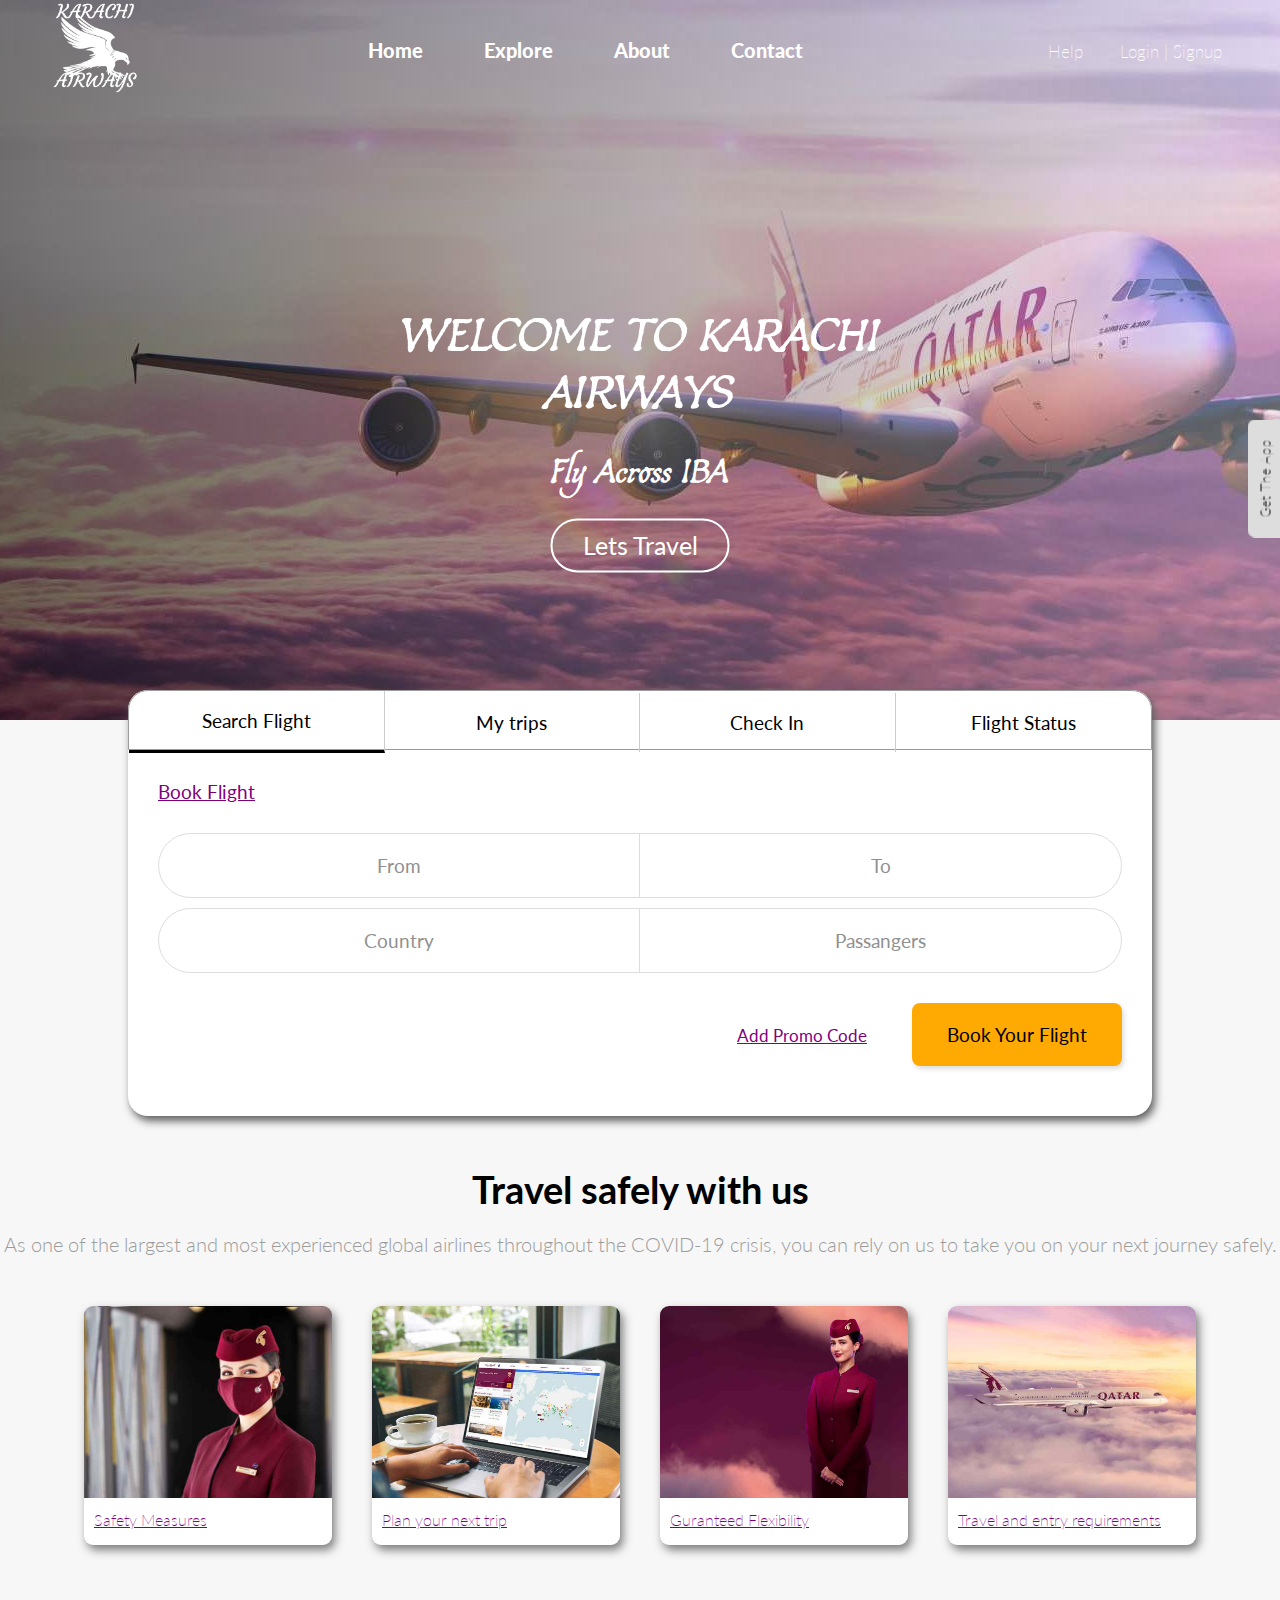
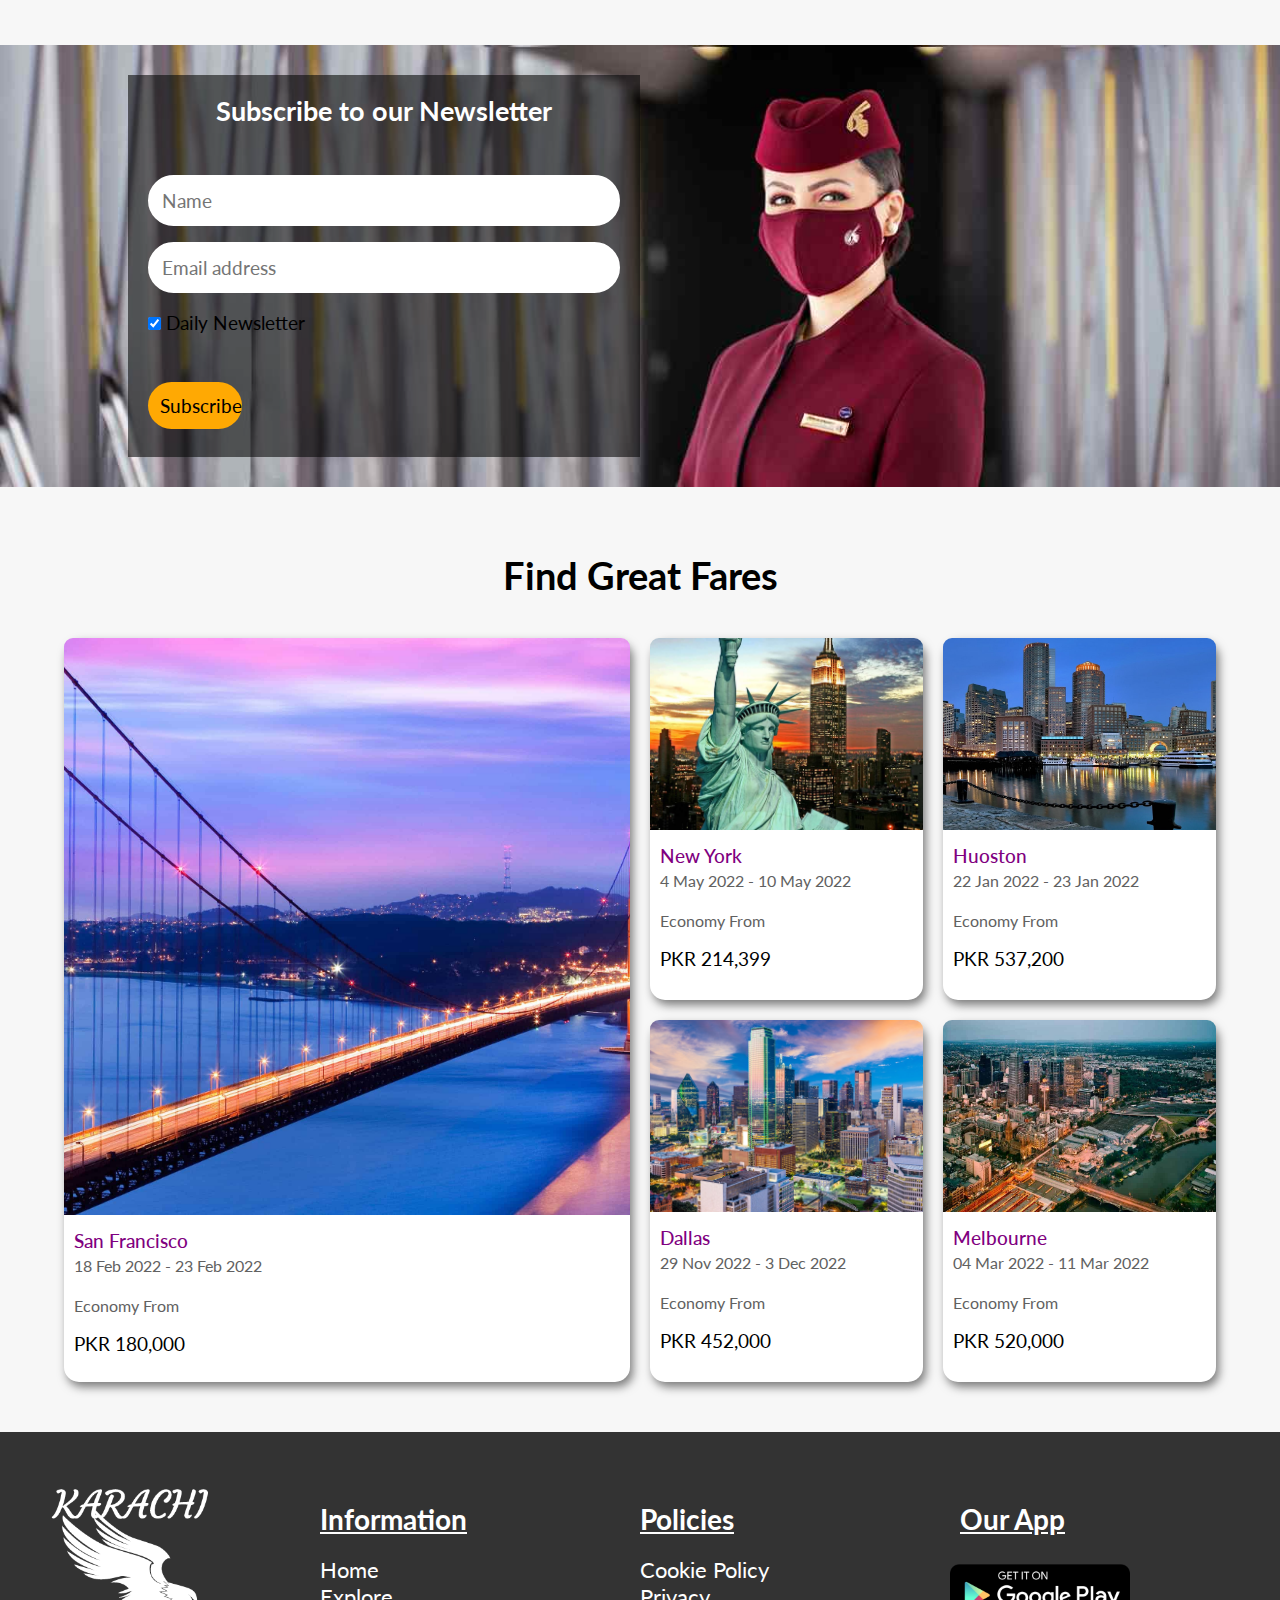
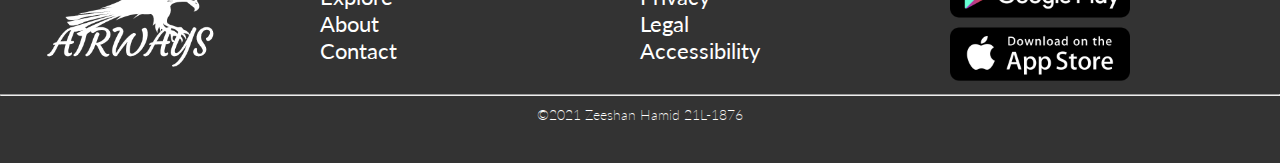
<file: index.html>
<!DOCTYPE html>
<html lang="en">
<head>
    <meta charset="UTF-8">
    <meta http-equiv="X-UA-Compatible" content="IE=edge">
    <meta name="viewport" content="width=device-width, initial-scale=1.0">
    <title>Karachi Airways</title>
    <link rel="stylesheet" href="css/style.css">
    <link rel="preconnect" href="https://fonts.googleapis.com">
<link rel="preconnect" href="https://fonts.gstatic.com" crossorigin>
<link href="https://fonts.googleapis.com/css2?family=Estonia&family=Lato:ital@1&display=swap" rel="stylesheet">
<link rel="shortcut icon" href="./images/logo.png" type="image/x-icon" />
<link rel="stylesheet" href="https://pro.fontawesome.com/releases/v5.10.0/css/all.css" integrity="sha384-AYmEC3Yw5cVb3ZcuHtOA93w35dYTsvhLPVnYs9eStHfGJvOvKxVfELGroGkvsg+p" crossorigin="anonymous"/>
</head>
<body>
    <div class="app"><a href="#">Get The App<i class="fas fa-mobile-alt"></i></a></div>

    <div class="nav-menu show"><i class="fas fa-bars"></i></div>

    <!-- Navbar -->
    <section id="navbar">
        <div class="logo nav-left"><a href="index.html"><img src="./images/logo.png" alt="" width="90px"></a></div>
        <div class="nav-center empty">
            <ul class="navbar-nav">
                <li class="nav-item"><a href="index.html" class="nav-link home">Home</a></li>
                <li class="nav-item"><a href="explore.html" class="nav-link">Explore</a></li>
                <li class="nav-item"><a href="About.html" class="nav-link">About</a></li>
                <li class="nav-item"><a href="contact.html" class="nav-link">Contact</a></li>
                
            </ul>

        </div>
        <div class="nav-left empty">
            <ul class="navbar-nav">
                <li class="nav-item-1"><a href="#" class="nav-link">Help</a></li>
                <li class="nav-item-1"><a href="#" class="nav-link"><i class="fas fa-search" style="user-select: auto;"></i></a></li>
                <li class="nav-item-1"><a href="#" class="nav-link"><i class="far fa-user-circle"></i>Login | Signup</a></li>
            </ul>
        </div>
           
        
    </section>

    <!-- Banner -->

    <section id="banner">
        <h1 class="main-heading">WELCOME TO KARACHI AIRWAYS</h1>
        <h2 class="sub-heading">Fly Across IBA</h2>
        <a href="#" class="btn-primary"> Lets Travel</a>
        
    </section>

    <!-- Table -->

    <section id="table">
        <div class="table-body">
            <div class="table-grid">
                <div class="table-grid-1">
                    <p class="lead"><i class="fas fa-plane"></i>Search Flight</p>
                </div>
                <div class="table-grid-2">
                    <p class="lead"><i class="fas fa-table"></i>My trips</p>
                </div>
                <div class="table-grid-3">
                    <p class="lead"><i class="far fa-check-circle"></i>Check In</p>
                </div>
                <div class="table-grid-4">
                    <p class="lead"><i class="far fa-question-circle"></i>Flight Status </p>
                </div>
            </div>
            <div class="lead-1 flight-btn hidden">
                <i class="far fa-hand-point-right"> </i>Book Flight
            </div>

            <div class="duration">
                <div class="from">From <i class="fas fa-caret-down"></i></div>
                <div class="to">To <i class="fas fa-caret-down"></i></div>
            </div>
            <div class="duration select">
                <div class="from">Country <i class="fas fa-caret-down"></i></div>
                <div class="to">Passangers <i class="fas fa-caret-down"></i></div>
            </div>
            <div class="table-end">
                <div class="promo"><i class="fas fa-plus"></i>Add Promo Code</div>
            <div class="book-btn"><a href="#">Book Your Flight<i class="fas fa-plane-departure"></i></a></div>
            </div>

        </div>
    </section>




    <!--Travel safely with us-->
    <section id="travel">
        <div class="travel heading-f p-5"><h1>Travel safely with us</h1></div>
        <p class="p">As one of the largest and most experienced global airlines throughout the COVID-19 crisis, you can rely on us to take you on your next journey safely.</p>

        
    </section>

    <section id="cards" class="p-5">
        <div class="card-wrapper">
            <div class="card card-1">
                <img src="./images/card-1.jpg" alt="">
                <div class="card-body"><p class="card-text">Safety Measures <i class="fas fa-angle-right"></i></p></div>
            </div>
            <div class="card card-1">
                <img src="./images/card-2.jpg" alt="">
                <div class="card-body"><p class="card-text">Plan your next trip <i class="fas fa-angle-right"></i></p></div>
            </div>
            <div class="card card-1">
                <img src="./images/card-3.jpg" alt="">
                <div class="card-body"><p class="card-text">Guranteed Flexibility <i class="fas fa-angle-right"></i></p></div>
            </div>
            <div class="card card-1">
                <img src="./images/card-4.jpg" alt="">
                <div class="card-body"><p class="card-text">Travel and entry requirements <i class="fas fa-angle-right"></i></p></div>
            </div>
        </div>
    </section>


     <!-- Newsletter -->
     <section id="newsletter" class="m-5">
        <div class="newsletter-wrapper">
            <form action="action_page.php">
                <div class="container">
                  <h2>Subscribe to our Newsletter</h2>
                 
                </div>
              
                <div class="container">
                  <input type="text" placeholder="Name" name="name" required>
                  <input type="email" placeholder="Email address" name="mail" required>
                  <label>
                    <input type="checkbox" checked="checked" name="subscribe" style="color: #fff !important;"> Daily Newsletter
                  </label>
                </div>
              
                <div class="container">
                  <input type="submit" value="Subscribe">
                </div>
              </form>

              <div class="empty"></div>

        </div>


     </section>



     <!-- Mega Grid -->

     <section id="mega-grid" class="p-5">
        <div class="fares">
            <h1>Find Great Fares</h1>
        </div>
        <div class="grid-wrapper">
            <div class="g-card g-card-1">
                <img src="./images/San-Francisco-Intro-4X3-min.jpg" alt="">
                <div class="g-card-body">
                    <p class="g-card-text-m">San Francisco</p>
                    <p class="date">18 Feb 2022 - 23 Feb 2022</p>
                    <p class="price-h">Economy From</p>
                    <p class="price">PKR 180,000</p>
                </div>
            </div>
            <div class="g-card g-card-2">
                <img src="./images/newyork-min.jpg" alt="">
                <div class="g-card-body">
                    <p class="g-card-text-m">New York</p>
                    <p class="date">4 May 2022 - 10 May 2022</p>
                    <p class="price-h">Economy From</p>
                    <p class="price">PKR 214,399</p>
                </div>
            </div>
            <div class="g-card g-card-3">
                <img src="./images/Boston_MA-min.jpg" alt="">
                <div class="g-card-body">
                    <p class="g-card-text-m">Huoston</p>
                    <p class="date">22 Jan 2022 - 23 Jan 2022</p>
                    <p class="price-h">Economy From</p>
                    <p class="price">PKR 537,200</p>
                </div>
            </div>
            <div class="g-card g-card-4">
                <img src="./images/dallas-fort-worth-a21e0e95-94d5-45cf-a2ec-9bb3190ceb1b-min.jpg" alt="">
                <div class="g-card-body">
                    <p class="g-card-text-m">Dallas</p>
                    <p class="date">29 Nov 2022 - 3 Dec 2022</p>
                    <p class="price-h">Economy From</p>
                    <p class="price">PKR 452,000</p>
                </div>
            </div>
            <div class="g-card g-card-5">
                <img src="./images/melbourn-min.jpg" alt="">
                <div class="g-card-body">
                    <p class="g-card-text-m">Melbourne</p>
                    <p class="date">04 Mar 2022 - 11 Mar 2022</p>
                    <p class="price-h">Economy From</p>
                    <p class="price">PKR 520,000</p>
                </div>
            </div>
        </div>
    
     </section>


    


     <footer id="footer">
         <div class="footer-wrapper">
             <div class="footer-logo"><img src="./images/logo.png" alt=""></div>
             <div class="pages">
                <h4 class="footer-heading">Information</h4>
                <ul>
                    <li><a href="index.html" style="color: #fff; font-size: 22px; padding-top: 20px !important;"><i class="far fa-caret-square-right"></i>Home</a></li>
                    <li><a href="explore.html" style="color: #fff; font-size: 22px; padding-top: 20px !important;"><i class="far fa-caret-square-right"></i>Explore</a></li>
                    <li><a href="About.html" style="color: #fff; font-size: 22px; padding-top: 20px !important;"><i class="far fa-caret-square-right"></i>About</a></li>
                    <li><a href="contact.html" style="color: #fff; font-size: 22px; padding-top: 20px !important;"><i class="far fa-caret-square-right"></i>Contact</a></li>
                    
                 </ul>
             </div>
             <div class="pages">
                <h4 class="footer-heading">Policies</h4>
                 <ul>
                    <li><a href="#" style="color: #fff; font-size: 22px; padding-top: 20px !important;"><i class="far fa-caret-square-right"></i>Cookie Policy</a></li>
                    <li><a href="#" style="color: #fff; font-size: 22px; padding-top: 20px !important;"><i class="far fa-caret-square-right"></i>Privacy</a></li>
                    <li><a href="#" style="color: #fff; font-size: 22px; padding-top: 20px !important;"><i class="far fa-caret-square-right"></i>Legal</a></li>
                    <li><a href="#" style="color: #fff; font-size: 22px; padding-top: 20px !important;"><i class="far fa-caret-square-right"></i>Accessibility</a></li>
                 </ul>
             </div>
             <div class="pages">
                 <h4 class="footer-heading">Our App</h4>
                 <ul>
                    <li><a href="#" style="color: #fff; font-size: 22px; padding-top: 20px !important; margin-left: -20px;"><img src="./images/footer-img.png" width="200px" alt=""></a></li>
                 </ul>
             </div>
         </div>
         <hr class="white">

         <div class="footer-bottom">
             <p class="bottom-text" style="font-size: 14px; font-weight: 200; text-align: center; padding-top: 10px; margin-bottom: -10px;">&copy;2021 Zeeshan Hamid 21L-1876</p>
         </div>
     </footer>




</body>
</html>
</file>
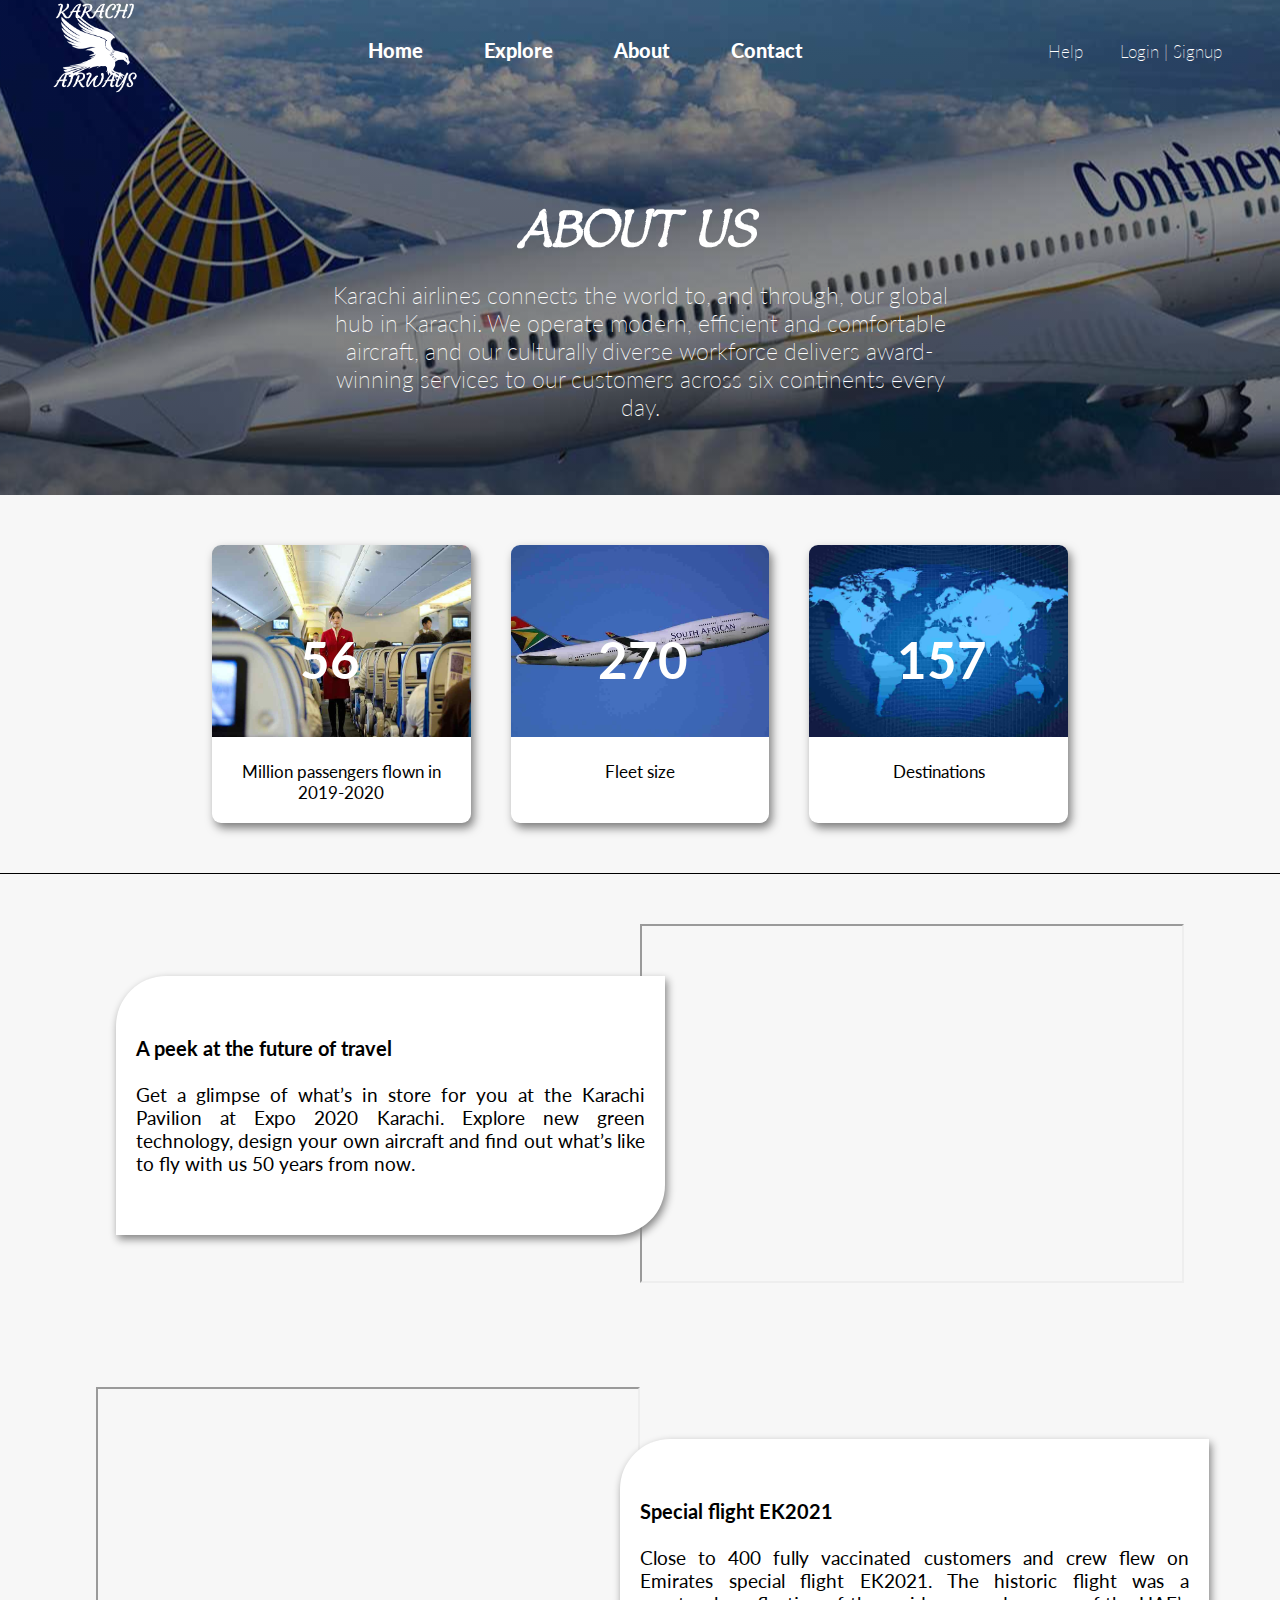
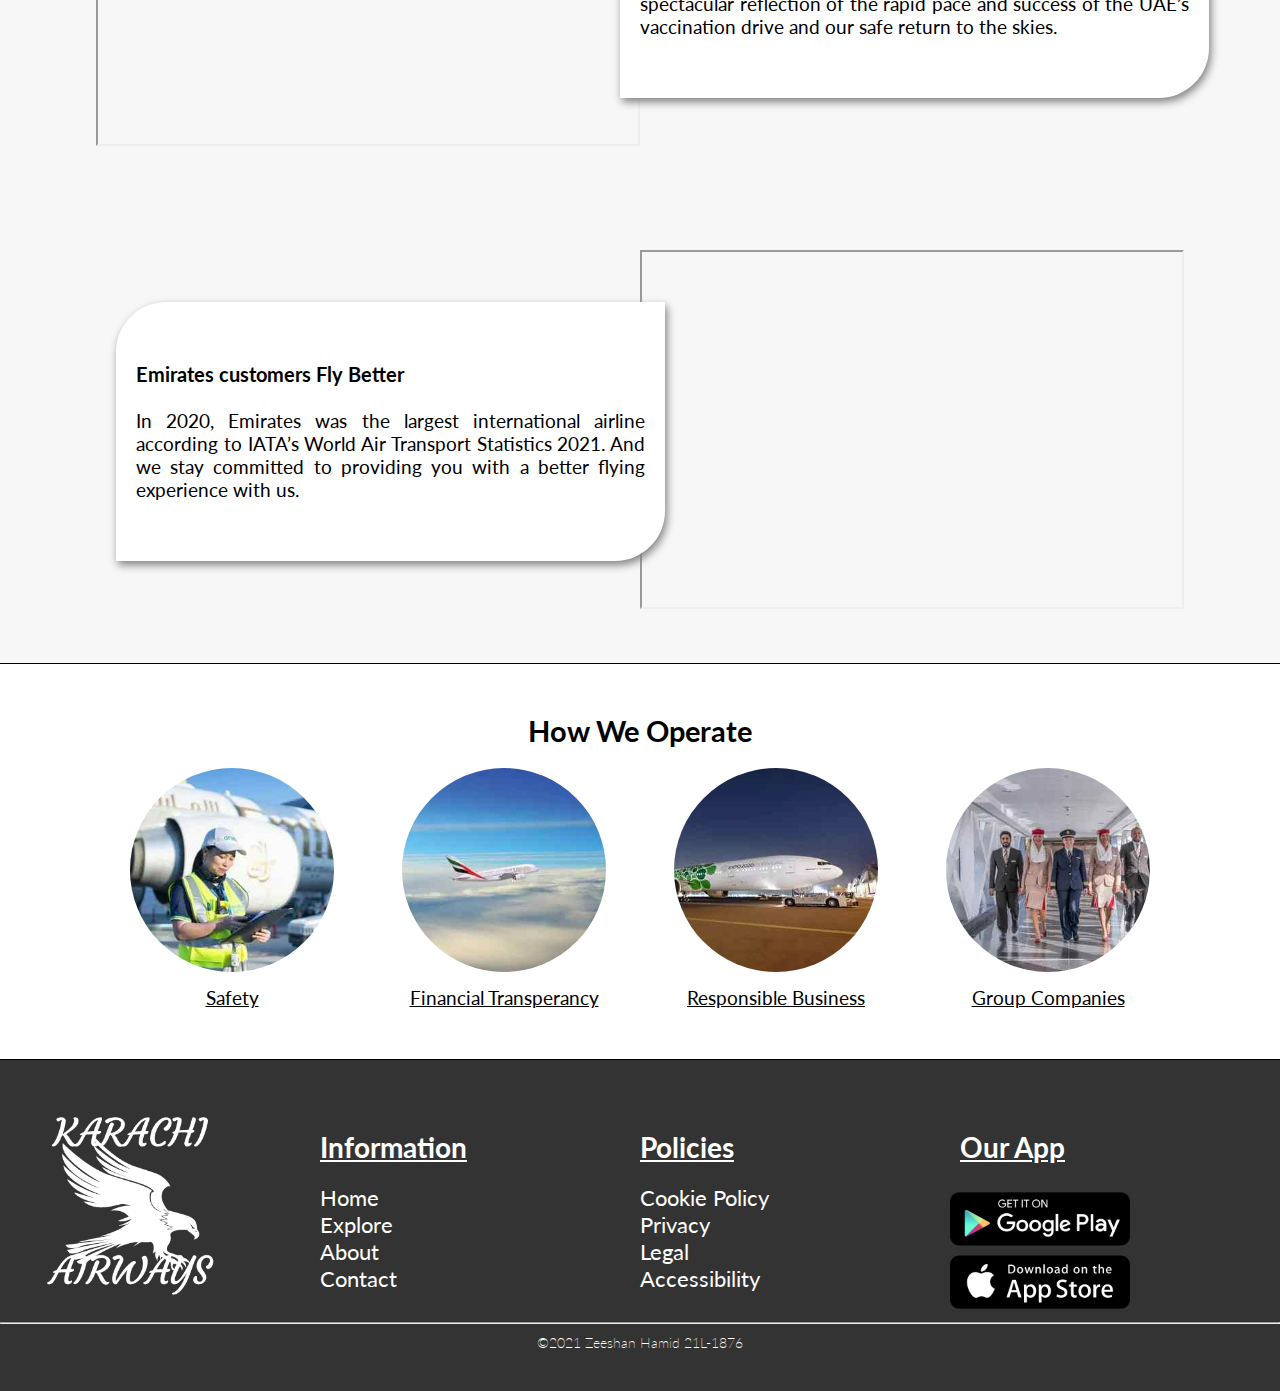
<file: About.html>
<!DOCTYPE html>
<html lang="en">
<head>
    <meta charset="UTF-8">
    <meta http-equiv="X-UA-Compatible" content="IE=edge">
    <meta name="viewport" content="width=device-width, initial-scale=1.0">
    <title>Karachi Airways</title>
    <link rel="stylesheet" href="css/about.css">
    <link rel="preconnect" href="https://fonts.googleapis.com">
<link rel="preconnect" href="https://fonts.gstatic.com" crossorigin>
<link href="https://fonts.googleapis.com/css2?family=Estonia&family=Lato:ital@1&display=swap" rel="stylesheet">
<link rel="shortcut icon" href="./images/logo.png" type="image/x-icon" />
<link rel="stylesheet" href="https://pro.fontawesome.com/releases/v5.10.0/css/all.css" integrity="sha384-AYmEC3Yw5cVb3ZcuHtOA93w35dYTsvhLPVnYs9eStHfGJvOvKxVfELGroGkvsg+p" crossorigin="anonymous"/>
</head>
<body>

    <div class="nav-menu show"><i class="fas fa-bars"></i></div>

    <section id="navbar">
        <div class="logo nav-left"><a href="index.html"><img src="./images/logo.png" alt="" width="90px"></a></div>
<div class="nav-center empty">
    <ul class="navbar-nav">
        <li class="nav-item"><a href="index.html" class="nav-link home">Home</a></li>
        <li class="nav-item"><a href="explore.html" class="nav-link">Explore</a></li>
        <li class="nav-item"><a href="About.html" class="nav-link">About</a></li>
        <li class="nav-item"><a href="contact.html" class="nav-link">Contact</a></li>
        
    </ul>

</div>
<div class="nav-left empty">
    <ul class="navbar-nav">
        <li class="nav-item-1"><a href="#" class="nav-link">Help</a></li>
        <li class="nav-item-1"><a href="#" class="nav-link"><i class="fas fa-search" style="user-select: auto;"></i></a></li>
        <li class="nav-item-1"><a href="#" class="nav-link"><i class="far fa-user-circle"></i>Login | Signup</a></li>
    </ul>
</div>
</section>


<!-- Banner -->
<section id="banner">
    <h1 class="main-heading">ABOUT US</h1>
    <h2 class="sub-heading">Karachi airlines connects the world to, and through, our global hub in Karachi. We operate modern, efficient and comfortable aircraft, and our culturally diverse workforce delivers award-winning services to our customers across six continents every day.</h2>
    
</section>



<section id="cards" class="p-5">
    <div class="card-wrapper">
        <div class="card card-1">
            <img src="./images/passanger.jpg" alt="">
            <div class="card-body"><p class="card-text">56 </p>
            </div>
            <p class="card-text-2">
                Million passengers flown in 2019-2020
            </p>
        </div>
        <div class="card card-1">
            <img src="./images/fleet_2_11zon.jpg" alt="">
            <div class="card-body"><p class="card-text">270 </p>
            <p class="card-text-2">
                Fleet size
            </p>
            </div>
        </div>
        <div class="card card-1">
            <img src="./images/map_1_11zon-min.jpg" alt="">
            <div class="card-body"><p class="card-text">157 </p>
            <p class="card-text-2">
                Destinations
            </p>
            </div>
            
        </div>
    </div>
</section>


<!-- Two columns -->

    <section id="grid-2" class="p-5  hr-1">
        <div class="grid-2-container">
            <div class="col-1">
                
                <p class="col-1-p"><span class="col-h">A peek at the future of travel</span> <br><br>
                    Get a glimpse of what’s in store for you at the Karachi Pavilion at Expo 2020 Karachi. Explore new green technology, design your own aircraft and find out what’s like to fly with us 50 years from now.</p>
            </div>
            <div class="col-2">
                <iframe width="100%" height="359"
    src="https://www.youtube.com/embed/DrHmYeeoNIQ">
    </iframe>
            </div>
        </div>

    </section>

    <!-- Grid section 2 -->
    <section id="grid-2" class="p-5">
        <div class="grid-2-container">
            <div class="col-2">
                <iframe width="100%" height="359"
              src="https://www.youtube.com/embed/Kw4ovJSDTBE">
                </iframe>
                
            </div>
            <div class="col-1">
                <p class="col-2-p"><span class="col-h">Special flight EK2021</span> <br><br>
                    Close to 400 fully vaccinated customers and crew flew on Emirates special flight EK2021. The historic flight was a spectacular reflection of the rapid pace and success of the UAE’s vaccination drive and our safe return to the skies.</p>
            </div>
        </div>

    </section>

    <!-- Section 3 -->

    <section id="grid-2" class="p-5">
        <div class="grid-2-container">
            <div class="col-1">
                
                <p class="col-1-p"><span class="col-h">Emirates customers Fly Better</span> <br><br>
                    In 2020, Emirates was the largest international airline according to IATA’s World Air Transport Statistics 2021. And we stay committed to providing you with a better flying experience with us.</p>
            </div>
            <div class="col-2">
                <iframe width="100%" height="359"
    src="https://www.youtube.com/embed/TOT58Rco3ok">
    </iframe>
            </div>
        </div>

    </section>


    <!-- Grid 4 -->

    <section id="grid-4" class="p-5">
        <h1 class="grid-4-h">How We Operate</h1>
        <div class="grid-4-container">
            <div class="g-1">
                <img src="./images/h-1.webp" alt="">
                <p class="g-1-text">Safety</p>
            </div>
            <div class="g-1">
                <img src="./images/h-2.webp" alt="">
                <p class="g-1-text">Financial Transperancy</p>
            </div>
            <div class="g-1">
                <img src="./images/h-3.webp" alt="">
                <p class="g-1-text">Responsible Business</p>
            </div>
            <div class="g-1">
                <img src="./images/h-4.webp" alt="">
                <p class="g-1-text">Group Companies</p>
            </div>
        </div>
    </section>



    




    <footer id="footer">
        <div class="footer-wrapper">
            <div class="footer-logo"><img src="./images/logo.png" alt=""></div>
            <div class="pages">
               <h4 class="footer-heading">Information</h4>
               <ul>
                <li><a href="index.html" style="color: #fff; font-size: 22px; padding-top: 20px !important;"><i class="far fa-caret-square-right"></i>Home</a></li>
                <li><a href="explore.html" style="color: #fff; font-size: 22px; padding-top: 20px !important;"><i class="far fa-caret-square-right"></i>Explore</a></li>
                <li><a href="About.html" style="color: #fff; font-size: 22px; padding-top: 20px !important;"><i class="far fa-caret-square-right"></i>About</a></li>
                <li><a href="contact.html" style="color: #fff; font-size: 22px; padding-top: 20px !important;"><i class="far fa-caret-square-right"></i>Contact</a></li>
             </ul>
            </div>
            <div class="pages">
               <h4 class="footer-heading">Policies</h4>
                <ul>
                   <li><a href="#" style="color: #fff; font-size: 22px; padding-top: 20px !important;"><i class="far fa-caret-square-right"></i>Cookie Policy</a></li>
                   <li><a href="#" style="color: #fff; font-size: 22px; padding-top: 20px !important;"><i class="far fa-caret-square-right"></i>Privacy</a></li>
                   <li><a href="#" style="color: #fff; font-size: 22px; padding-top: 20px !important;"><i class="far fa-caret-square-right"></i>Legal</a></li>
                   <li><a href="#" style="color: #fff; font-size: 22px; padding-top: 20px !important;"><i class="far fa-caret-square-right"></i>Accessibility</a></li>
                </ul>
            </div>
            <div class="pages">
                <h4 class="footer-heading">Our App</h4>
                <ul>
                   
                   <li><a href="#" style="color: #fff; font-size: 22px; padding-top: 20px !important; margin-left: -20px;"><img src="./images/footer-img.png" width="200px" alt=""></a></li>
                   
                </ul>
            </div>
        </div>
        <hr class="white">

        <div class="footer-bottom">
            <p class="bottom-text" style="font-size: 14px; font-weight: 200; text-align: center; padding-top: 10px; margin-bottom: -10px;">&copy;2021 Zeeshan Hamid 21L-1876</p>
        </div>
    </footer>
</body>
</html>
</file>
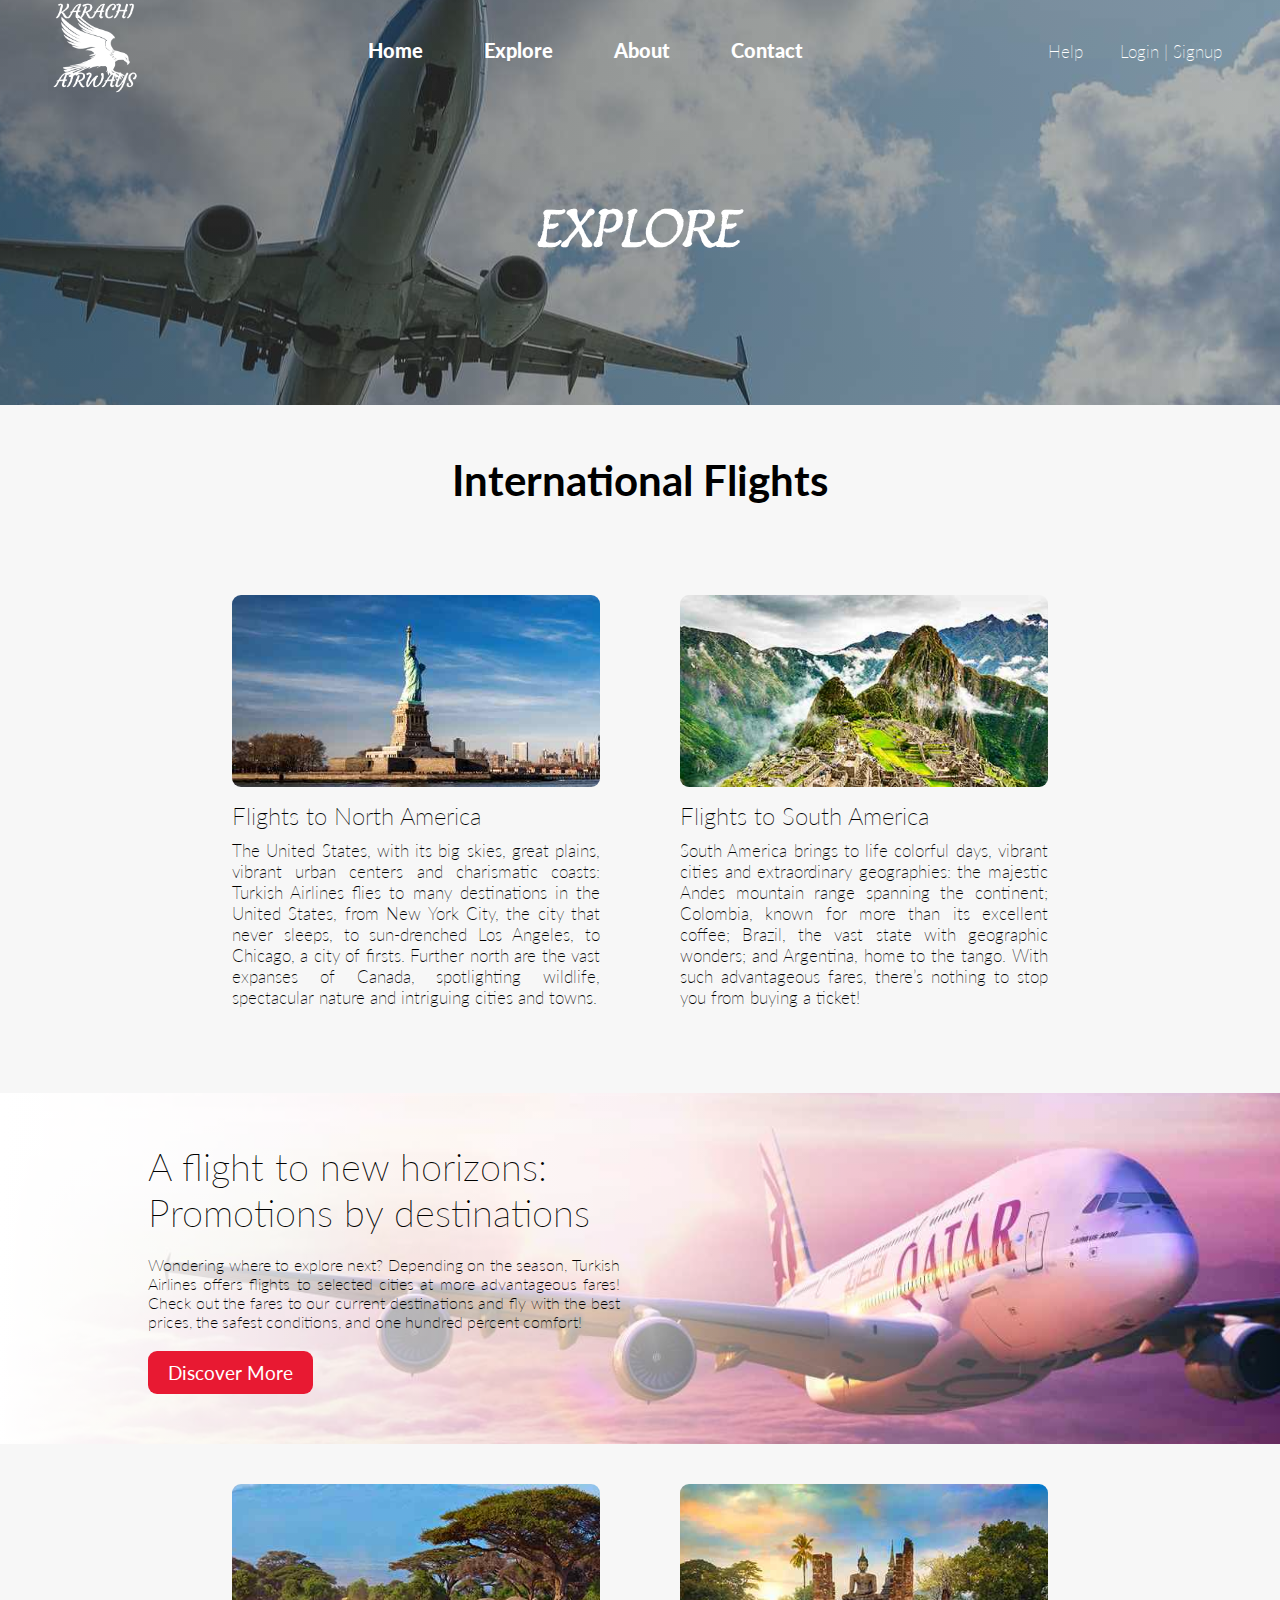
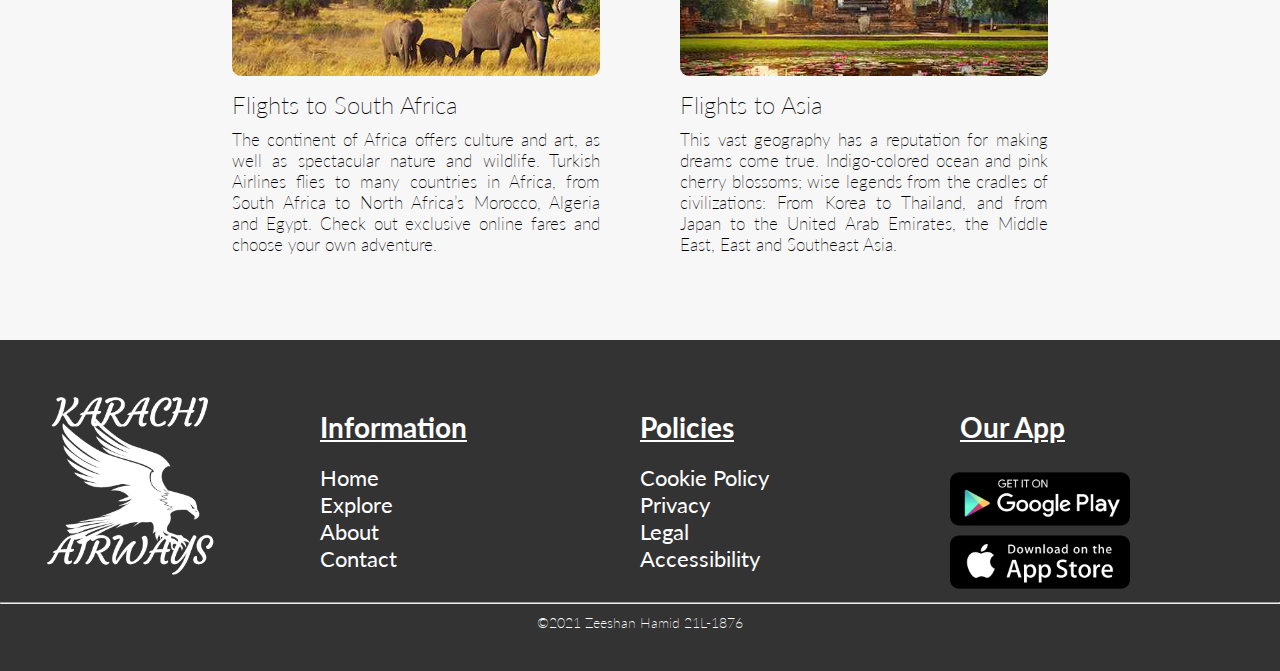
<file: explore.html>
<!DOCTYPE html>
<html lang="en">
<head>
    <meta charset="UTF-8">
    <meta http-equiv="X-UA-Compatible" content="IE=edge">
    <meta name="viewport" content="width=device-width, initial-scale=1.0">
    <title>Karachi Airways</title>
    <link rel="stylesheet" href="css/explore.css">
    <link rel="preconnect" href="https://fonts.googleapis.com">
<link rel="preconnect" href="https://fonts.gstatic.com" crossorigin>
<link href="https://fonts.googleapis.com/css2?family=Estonia&family=Lato:ital@1&display=swap" rel="stylesheet">
<link rel="shortcut icon" href="./images/logo.png" type="image/x-icon" />
<link rel="stylesheet" href="https://pro.fontawesome.com/releases/v5.10.0/css/all.css" integrity="sha384-AYmEC3Yw5cVb3ZcuHtOA93w35dYTsvhLPVnYs9eStHfGJvOvKxVfELGroGkvsg+p" crossorigin="anonymous"/>
</head>
<body>

    <div class="nav-menu show"><i class="fas fa-bars"></i></div>

    <section id="navbar">
        <div class="logo nav-left"><a href="index.html"><img src="./images/logo.png" alt="" width="90px"></a></div>
<div class="nav-center empty">
    <ul class="navbar-nav">
        <li class="nav-item"><a href="index.html" class="nav-link home">Home</a></li>
        <li class="nav-item"><a href="explore.html" class="nav-link">Explore</a></li>
        <li class="nav-item"><a href="About.html" class="nav-link">About</a></li>
        <li class="nav-item"><a href="contact.html" class="nav-link">Contact</a></li>
        
    </ul>

</div>
<div class="nav-left empty">
    <ul class="navbar-nav">
        <li class="nav-item-1"><a href="#" class="nav-link">Help</a></li>
        <li class="nav-item-1"><a href="#" class="nav-link"><i class="fas fa-search" style="user-select: auto;"></i></a></li>
        <li class="nav-item-1"><a href="#" class="nav-link"><i class="far fa-user-circle"></i>Login | Signup</a></li>
    </ul>
</div>
</section>


<!-- Banner -->
<section id="banner">
    <h1 class="main-heading">EXPLORE</h1>
    <h2 class="sub-heading"></h2>
    
</section>



<section id="destinations" class="p-5">

    <div class="d-head">International Flights</div>
    

</section>


<section id="cards" class="p-5">
    <div class="card-wrapper">
        <div class="card card-1">
            <img src="./images/img (4).jpg" alt="">
            <div class="card-body"><p class="card-text"> </p>
            </div>
            <div class="card-h">Flights to North America</div>
            <p class="card-text-2">
                The United States, with its big skies, great plains, vibrant urban centers and charismatic coasts: Turkish Airlines flies to many destinations in the United States, from New York City, the city that never sleeps, to sun-drenched Los Angeles, to Chicago, a city of firsts. Further north are the vast expanses of Canada, spotlighting wildlife, spectacular nature and intriguing cities and towns.
            </p>
        </div>
        <div class="card card-1">
            <img src="./images/img (3).jpg" alt="">
            <div class="card-body"><p class="card-text"> </p>
                <div class="card-h">Flights to South America</div>
            <p class="card-text-2">
                South America brings to life colorful days, vibrant cities and extraordinary geographies: the majestic Andes mountain range spanning the continent; Colombia, known for more than its excellent coffee; Brazil, the vast state with geographic wonders; and Argentina, home to the tango. With such advantageous fares, there’s nothing to stop you from buying a ticket!
            </p>
            </div>
        </div>
       
            
        </div>
    </div>
</section>





<!-- Newsletter -->

<section id="newsletter" >
    <div class="newsletter-wrapper">
    
            <div class="container">
              <h2>A flight to new horizons:
                  <br> Promotions by destinations</h2>
                  <p class="text">Wondering where to explore next? Depending on the season, Turkish Airlines offers flights to selected cities at more advantageous fares! Check out the fares to our current destinations and fly with the best prices, the safest conditions, and one hundred percent comfort!</p>
                  <button><a href="#" class="btnn">Discover More</a></button>
             
            </div>
          
            

    </div>


 </section>

 <section id="cards" class="p-5">
    <div class="card-wrapper">
        
        <div class="card card-1">
            <img src="./images/img (2).jpg" alt="">
            <div class="card-body"><p class="card-text"> </p>
                <div class="card-h">Flights to South Africa</div>
            <p class="card-text-2">
                The continent of Africa offers culture and art, as well as spectacular nature and wildlife. Turkish Airlines flies to many countries in Africa, from South Africa to North Africa’s Morocco, Algeria and Egypt. Check out exclusive online fares and choose your own adventure.
            </p>
            </div>
        </div>
        <div class="card card-1">
            <img src="./images/img (1).jpg" alt="">
            <div class="card-body"><p class="card-text"> </p>
                <div class="card-h">Flights to Asia</div>
            <p class="card-text-2">
                This vast geography has a reputation for making dreams come true. Indigo-colored ocean and pink cherry blossoms; wise legends from the cradles of civilizations: From Korea to Thailand, and from Japan to the United Arab Emirates, the Middle East, East and Southeast Asia.
            </p>
            </div>
            
        </div>
    </div>
</section>

























<footer id="footer">
    <div class="footer-wrapper">
        <div class="footer-logo"><img src="./images/logo.png" alt=""></div>
        <div class="pages">
           <h4 class="footer-heading">Information</h4>
           <ul>
            <li><a href="index.html" style="color: #fff; font-size: 22px; padding-top: 20px !important;"><i class="far fa-caret-square-right"></i>Home</a></li>
            <li><a href="explore.html" style="color: #fff; font-size: 22px; padding-top: 20px !important;"><i class="far fa-caret-square-right"></i>Explore</a></li>
            <li><a href="About.html" style="color: #fff; font-size: 22px; padding-top: 20px !important;"><i class="far fa-caret-square-right"></i>About</a></li>
            <li><a href="contact.html" style="color: #fff; font-size: 22px; padding-top: 20px !important;"><i class="far fa-caret-square-right"></i>Contact</a></li>
         </ul>
        </div>
        <div class="pages">
           <h4 class="footer-heading">Policies</h4>
            <ul>
               <li><a href="#" style="color: #fff; font-size: 22px; padding-top: 20px !important;"><i class="far fa-caret-square-right"></i>Cookie Policy</a></li>
               <li><a href="#" style="color: #fff; font-size: 22px; padding-top: 20px !important;"><i class="far fa-caret-square-right"></i>Privacy</a></li>
               <li><a href="#" style="color: #fff; font-size: 22px; padding-top: 20px !important;"><i class="far fa-caret-square-right"></i>Legal</a></li>
               <li><a href="#" style="color: #fff; font-size: 22px; padding-top: 20px !important;"><i class="far fa-caret-square-right"></i>Accessibility</a></li>
            </ul>
        </div>
        <div class="pages">
            <h4 class="footer-heading">Our App</h4>
            <ul>
               
               <li><a href="#" style="color: #fff; font-size: 22px; padding-top: 20px !important; margin-left: -20px;"><img src="./images/footer-img.png" width="200px" alt=""></a></li>
               
            </ul>
        </div>
    </div>
    <hr class="white">

    <div class="footer-bottom">
        <p class="bottom-text" style="font-size: 14px; font-weight: 200; text-align: center; padding-top: 10px; margin-bottom: -10px;">&copy;2021 Zeeshan Hamid 21L-1876</p>
    </div>
</footer>
</body>
</html>
</file>
<file: css/style.css>
/* #5C0931 */

*{
    margin: 0;
    padding: 0;
    font-size: 19px;
    box-sizing: border-box;
    font-family: 'Lato', sans-serif;
    /* font-family: 'Estonia', cursive; */
}
body{
     background-color: #F7F7F7; 
 
}

a{
    color: #000;
    text-decoration: none;
}

li{
    list-style: none;
}

.p-5{
    padding: 50px 0 50px 0;
}
.m-5{
    margin: 50px 0;
}
/* Mobile menu */
.nav-menu i{
    font-size: 29px;
    color: #fff;
    position: absolute;
    display: none;
    top: 30px;
    right: 30px;
}


/* App */
.app{
    padding: 4px 20px;
    padding-bottom: 30px !important;
    color: #333;
    position: fixed;
    top: 50%;
    right: 0;
    transform: rotate(270deg);
    margin-right: -55px;
    border-radius: 8px;
    background:#ddd ;
    cursor: pointer;
}
.app:hover{
    padding: 7px 25px;
    transition: 0.2s ease;
}
.app a{

    font-size: 14px !important;
    font-weight: 100 !important;
}

/* Navbar */
.logo{
    cursor: pointer;
}
#navbar{
    display: flex;
    justify-content: space-between;
    height: 100px;
    background: transparent !important;
    align-items: center;
}
.nav-left{
    margin-left: 50px;
}
.navbar-nav{
    margin-right: 50px;
}

.navbar-nav li{
    display: inline;
}
.nav-item{
    margin: 0 20px;
}
.nav-item-1 a{
    font-weight: 200;
    font-size: 17px;
}
.home{
    margin-left: 90px;
}
.nav-link{
    padding: 0 8px 8px 8px;
    /* border-bottom: 2px solid #fff; */
    color: #fff;
    font-size: 20px;
    font-weight: 1000;
}
.nav-link:hover{
    border-bottom: 3px solid #fff !important;
    transition: 5s ease !important;
}



/* Banner */
#banner{
    margin-top: -100px;
    /* background-image: url(../images/banner1.jpg); */
    background-size: cover;
    background-repeat: no-repeat;
    height: 80vh;
    
    background: linear-gradient(to left, rgba(245, 246, 252, 0.37), rgba(8, 8, 8, 0.561)),
    url('../images/download\ \(1\).jpg');
    background-position: center;
    /* position: relative; */
}

.main-heading{
    text-align: center;
    font-size: 3.5rem;
    position: absolute;
    top: 40%;
    left: 50%;
    transform: translate(-50%, -50%);
    font-family: 'Estonia', cursive;
    color: #fff;
    line-height: 3rem;
}
.sub-heading{
    text-align: center;
    font-size: 2.5rem;
    position: absolute;
    top: 52%;
    left: 50%;
    transform: translate(-50%, -50%);
    font-family: 'Estonia', cursive;
    color: #fff;
}

.btn-primary, .btn-secondary{
    position: absolute;
    top: 60%;
    left: 50%;
    transform: translate(-50%, -40%);
}
.btn-primary{
    padding: 10px 30px;
    border: none;
    border-radius: 50px;
    font-size: 25px;
    border: 2px solid #fff;
    color: #fff;
    background: transparent;
  
}
.btn-primary:hover{
    background-color: #fff;
    color: #000;
    transition: 0.67s ease;
}





/* Table */
.table-body{
    width: 80%;
    margin: auto;
    border: none;
    padding-bottom: 50px;
    margin-top: -30px;
    border-radius: 20px;
    z-index: 1;
    background-color: #fff;
    /* background: linear-gradient(to left, rgba(245, 246, 252, 0.52), rgba(0, 0, 0, 0.99)) ; */
    box-shadow: 3px  5px 8px  rgb(95, 95, 95);
}

.table-grid{
    /* display: flex;
    justify-content: space-between; */
    display: grid;
    grid-template-columns: repeat(4, 1fr);
    grid-gap: 0;
    text-align: center;
    height: 60px;
    border: 1px solid rgb(156, 156, 156);
    border-radius: 20px 20px  0 0;
    align-items: center;
    background: #fff;
    flex-wrap: wrap;
}
.table-grid > div{
  
    border-right: 1px solid #ccc;
    padding: 18px 0;

}
.table-grid > :hover{
    cursor: pointer;
    box-shadow: 4px 5px 8px rgb(129, 129, 129);
}
.table-grid-1:hover{
    border-bottom: none !important;
}
.table-grid-4{
    border-right: none !important;
}
.table-grid-1{
    border-bottom: 3px solid #000 !important;
}

.lead-1{
    margin: 30px;
    color: purple;
    text-decoration: underline;
    cursor: pointer;
}

.duration{
    display: grid;
    grid-template-columns: 50% 50%;
    margin: 30px;
    border: 1px solid #ddd;
    border-radius: 500px;
}
.duration>div{
    /* border: 1px solid #000; */
    padding: 20px;
    text-align: center;
    align-items: center;
    color: rgb(144, 144, 144);
}
.from{
    border-right: 1px solid #ddd;
}

.duration.select{
    margin-top: -20px !important;
}

.promo{
    font-size: 17px;
    color: purple;
    text-decoration: underline;
    display: inline-block;
    margin:0 30px;
    cursor: pointer;
}
.book-btn{
    padding: 20px 35px;
    background: #FFA903;
    border: none;
    border-radius: 8px;
    display: inline-block;
    margin: 0px 30px 0 15px;
    box-shadow: 2px 3px 5px #ddd;
}
.book-btn:hover{
    box-shadow: 2px 3px 5px #333;
    cursor: pointer;
}
.table-end{
    display: flex;
    justify-content: flex-end;
    align-items: center;
}


/* Safety */
.p{
    font-size: 20px;
    text-align: center;
    font-weight: 300;
    color: rgb(156, 156, 156);
}
.travel.p-5{
    padding-bottom: 20px !important;
}


/* Cards */
.card-wrapper{
    display: grid;
    grid-template-columns: repeat(4, 1fr);
    
    width: 90vw;
    margin:auto ;
}
.card{
    align-items: center;
    margin: 0 20px;
    box-shadow: 3px 5px 10px rgb(124, 124, 124);
    padding: 0 0px 10px 0;
    border-radius: 9px;
    cursor: pointer;
    background: #fff;
    cursor: pointer;
}
.card:hover{
    transform: translateY(-10px);
    transition: 0.3s ease;
}

.card-body{
    background: #fff;
}
.card-text{
    font-size: 16px;
    font-weight: 200;
    margin-left: 10px;
    color: purple;
    text-decoration: underline;
    padding: 5px 0;
}
.card-1 img{
    width: 100%;
    height: 15vw;
    object-fit: cover;
    border-radius: 9px 9px 0 0;
}



/* Mega Grid */
.grid-wrapper{
    display: grid;
    grid-template-columns: repeat(4, 1fr);
    grid-gap: 20px;
    width: 90vw;
    margin: auto;
}
.g-card{
    background-color: #fff;
    box-shadow: 3px 5px 10px rgb(124, 124, 124);
    border-radius: 15px;
    cursor: pointer;
}


p.g-card-text-m{
    margin-top: 10px;
    font-size: 19px;
    color: #333;
    font-weight: 500;
    padding: 0 10px;
    color: purple;
}
p.g-card-text-m:hover{
    text-decoration: underline;
    font-weight: 700;
}
.date, .price-h{
    color: rgb(97, 97, 97);
    font-size: 16px;
    padding: 4px 10px;
    margin-bottom: 13px;
}
.price{
    padding: 0 10px 30px 10px;
}


.g-card > img{
    width: 100%;
    height: 15vw;
    object-fit: cover;
    border-radius: 9px 9px 0 0;
}

.g-card-1{
    grid-column: 1/3;
    grid-row: 1/3;
}
.g-card-1 > img{
    width: 100%;
    height: 77.6%;
    object-fit: cover;
    border-radius: 9px 9px 0 0;
}
.g-card:hover{
    transform: translateY(-10px);
    transition: 0.3s ease;
}

.fares h1{
    align-items: center;
    text-align: center;
    font-size: 2rem;
    padding-bottom: 40px;
    margin-top: -35px;
    font-family: 'Lato', sans-serif;
}
.heading-f h1{
    align-items: center;
    text-align: center;
    font-size: 2rem;
    font-family: 'Lato', sans-serif;
}







/* Newsletter */
#newsletter{
    background: url(../images/card-1.jpg);
    background-repeat: no-repeat;
    background-size: cover;
}
.newsletter-wrapper{
    width: 80%;
    margin: auto;
    display: grid;
    grid-template-columns: 1fr 1fr;
    padding: 30px 0;
}


/* */
form {
    border: none;
    
  }
  
  /**/
  .container {
    padding: 20px;
    background-color: #07070794;
  }
  .container h2{
      color: #fff !important;
    font-size: 1.4rem;
    text-align: center;
  }
  
  /**/
  input[type=text], input[type=submit], input[type=email] {
    width: 100%;
    padding: 12px;
    margin: 8px 0;
    display: inline-block;
    border: 2px solid rgb(255, 255, 255);
    box-sizing: border-box;
    border-radius: 500px !important;
  }
  
  
  /* */
  input[type=checkbox] {
    margin-top: 16px;
    color: #fff !important;
  }
  
  /* */
  input[type=submit] {
    background-color: #FFA903;
    color: rgb(0, 0, 0);
    border: none;
    width: 20%;
    display: inline-block;
    align-items: center;
    text-align: center;
    cursor: pointer;
  }

 
  
  input[type=submit]:hover {
    opacity: 0.8;
  }
  .subscribe{
      color: #fff !important;
  }





/* Footer */

#footer{
    background: #333;
    color: #fff;
    padding-bottom: 50px;
    align-items: center;
}
.footer-wrapper{
    padding-top: 50px;
    display: grid;
    grid-template-columns: repeat(4, 1fr);
    color: #fff;
   
}
.pages li a{
    columns: #fff !important;
}
.pages{
    margin-top: 20px;
}
.footer-logo img{
    width: 180px;
    height: auto;
    margin-left: 40px;
}

.footer-heading{
    font-size: 28px;
    padding-bottom: 20px;
    text-decoration: underline;
}











/* Media Queries */
@media(max-width: 760px) {
    .nav-menu i{
        display: block;
        cursor: pointer;
    }
    .logo img{
        width: 70px;
        margin-left: -10px;
    }
    #banner{
        
        background-size: cover;
        background-repeat: no-repeat;
        height: 80vh;
        background: linear-gradient( rgba(0, 0, 0, 0.37), rgba(8, 8, 8, 0.561)),
        url('../images/wp3834163-qatar-airways-wallpapers.jpg');
        /* position: relative; */
        background-position: center;
    }
    .main-heading{
        font-size: 2rem;
        line-height: 1.2;
    }
    .sub-heading{
        font-size: 1.8rem;
    }
    .table-grid{
        display: grid;
        grid-template-columns: repeat(2, 1fr);
        border-bottom: none !important;
    }
    .lead-1.flight-btn{
       visibility: hidden;
      
    }
    .table-grid-1{
        border-bottom: 1px solid rgb(224, 224, 224) !important;
        border-left: none !important;
    }
    .table-grid-2, .table-grid-4{
        border-right: none !important ;
    }
   
     .table-grid-2, .table-grid-3, .table-grid-4{
        border-bottom: 1px solid rgb(224, 224, 224);
    }
    .table-grid-1, .table-grid-2, .table-grid-3, .table-grid-4{
        font-size: 12px !important;
    }
    .duration.select{
        font-size: 16px;
        padding: 5px auto;
    }
    .btn-primary{
        padding: 9px 20px;
        font-size: 20px;
    }
    .table-end{
        flex-direction: column;
        justify-content: flex-start;
    }
    .promo{
        font-size: 15px;
        margin-bottom: 10px;
    }
    .book-btn{
        padding: 10px 20px;
    }
    .book-btn a{
        font-size: 16px;
    }
    .book-btn i{
        font-size: 12px;
    }

    .travel>h1{
        font-size: 1.8rem;
    }
    .p{
        width: 90vw;
        margin: auto;
    }

    .card-wrapper, .grid-wrapper{
        display: grid;
        grid-template-columns: repeat(1, 1fr);
        width: 95vw;
        margin: auto;
    }
    .grid-wrapper{
        width: 80vw;
        margin: auto;
    }
    .card{
        margin-bottom: 30px;
    }
    .card > img{
        height: 250px;
    }
    .card-body{
        padding: 15px 10px;
    }
    .card-text{
        font-size: 19px;
    }
    .fares>h1{
        font-size: 1.8rem;
    }
    .g-card-1 > img{
        height: auto;
    }
    .g-card>img{
        height: 200px;
    }
    .g-card-1{
        grid-column: 1/2;
        grid-row: 1/2;
    }
    .newsletter-wrapper{
        display: grid;
        grid-template-columns: repeat(1, 1fr);
    }

    input[type=submit] {
        width: 50%;
        margin-top: -20px;
    }
    .footer-wrapper{
        display: grid;
        grid-template-columns: repeat(1, 1fr);
    }
    .pages{
        margin-top: 30px;
        margin-left: 30px;
    }
    .footer-logo img{
        width: 130px;
    }

    .empty{
        display: none;
    }
}
</file>
<file: css/about.css>
*{
    margin: 0;
    padding: 0;
    font-size: 19px;
    box-sizing: border-box;
    font-family: 'Lato', sans-serif;
    /* font-family: 'Estonia', cursive; */
}
body{
     background-color: #F7F7F7; 
 
}

a{
    color: #000;
    text-decoration: none;
}

li{
    list-style: none;
}

.p-5{
    padding: 50px 0 50px 0;
}
.m-5{
    margin: 50px 0;
}
/* Mobile menu */
.nav-menu i{
    font-size: 29px;
    color: #fff;
    position: absolute;
    display: none;
    top: 30px;
    right: 30px;
}




/* Navbar */
.logo{
    cursor: pointer;
}
#navbar{
    display: flex;
    justify-content: space-between;
    height: 100px;
    background: #333 !important;
    z-index: 1;
    align-items: center;
}
.nav-left{
    margin-left: 50px;
}
.navbar-nav{
    margin-right: 50px;
}

.navbar-nav li{
    display: inline;
}
.nav-item{
    margin: 0 20px;
}
.nav-item-1 a{
    font-weight: 200;
    font-size: 17px;
}
.home{
    margin-left: 90px;
}
.nav-link{
    padding: 0 8px 8px 8px;
    /* border-bottom: 2px solid #fff; */
    color: #fff;
    font-size: 20px;
    font-weight: 1000;
}
.nav-link:hover{
    border-bottom: 3px solid #fff !important;
    transition: 5s ease !important;
}


/* Banner */
#banner{
    margin-top: -100px;
    background-size: cover;
    background-repeat: no-repeat;
    height: 55vh;
    background: linear-gradient( rgba(0, 0, 0, 0.37), rgba(8, 8, 8, 0.561)),
    url('../images/Airlines-Wallpaper.jpg');
    background-position: center;
}

.main-heading{
    text-align: center;
    font-size: 4rem;
    position: absolute;
    top: 25%;
    left: 50%;
    transform: translate(-50%, -50%);
    font-family: 'Estonia', cursive;
    color: #fff;
    line-height: 3rem;
}

.sub-heading{
    text-align: center;
    font-size: 23px;
    font-weight: 200;
    position: absolute;
    top: 39%;
    left: 50%;
    transform: translate(-50%, -50%);
    font-family: 'Lato', sans-serif;
    color: #fff;
}



/* Cards */

.card-wrapper{
    display: grid;
    grid-template-columns: repeat(3, 1fr);
    
    width: 70vw;
    margin:auto ;
}
.card{
    align-items: center;
    margin: 0 20px;
    box-shadow: 3px 5px 10px rgb(124, 124, 124);
    border-radius: 9px;
    cursor: pointer;
    background: #fff;
    cursor: pointer;
    position: relative;
}
.card:hover{
    transform: translateY(-10px);
    transition: 0.3s ease;
}



.card-text{
    font-size: 2.7rem;
    font-weight: 700;
    margin-left: 10px;
    color: #fff;
    
    position: absolute;
    top: 30%;
    left: 30%;
    transform: translate(-50, -50);  
}
.card-1 img{
    width: 100%;
    height: 15vw;
    object-fit: cover;
    border-radius: 9px 9px 0 0;
}
.card-text-2{
    font-size: 17px;
    text-align: center;
    padding: 20px;
}


/* Grid-2 */
.hr-1{
    border-top: 1px solid #000;
}
.grid-2-container{
    width: 85vw;
    margin: auto;
    display: grid;
    grid-template-columns: repeat(2, 1fr);
}

.col-1{
    display: flex;
    flex-direction: column;
    justify-content: center;
    align-items: center;
}
.col-h{
    font-size: 20px;
    text-align: justify;
    font-weight: 700;
   
  
}
.col-1-p{
    background: #fff;
    box-shadow: 2px 4px 8px rgb(129, 129, 129);
    border-radius: 50px 0 50px 0;
    padding: 60px 20px;
    text-align: justify;
    margin-left: 20px;
    z-index: 1;
    margin-right: -25px;
    z-index: 10 !important;
}
.col-2-p{
    background: #fff;
    box-shadow: 2px 4px 8px rgb(129, 129, 129);
    padding: 60px 20px;
    text-align: justify;
    margin-left: -20px;
    border-radius: 50px 0 50px 0;
    z-index: 1;
    margin-right: -25px;
    z-index: 10 !important;
}


#grid-4{
    border-top: 1px solid #000;
    border-bottom: 1px solid #000;
    background-color: #fff;
    color: rgb(0, 0, 0);
    text-align: center;
}
.grid-4-container{
    display: grid;
    grid-template-columns: repeat(4, 1fr);
    width: 85vw;
    margin: auto;
    /* grid-gap: 20px; */
}

.g-1>img{
    width: 75%;
    height: auto;
    object-fit: cover;
    border-radius: 50%;
}
.g-1>img:hover{
    border: 5px solid #333;
    filter: grayscale(0.99);
    transition: 0.2s ease;
}

.grid-4-h{
    font-size: 1.5rem;
    margin-bottom: 20px;
    cursor: pointer;
}
.g-1-text{
    font-size: 19px;
    margin-top: 10px;
    text-decoration: underline;
    cursor: pointer;
}












/* Footer */

#footer{
    background: #333;
    color: #fff;
    padding-bottom: 50px;
    align-items: center;
}
.footer-wrapper{
    padding-top: 50px;
    display: grid;
    grid-template-columns: repeat(4, 1fr);
    color: #fff;
   
}
.pages li a{
    columns: #fff !important;
}
.pages{
    margin-top: 20px;
}
.footer-logo img{
    width: 180px;
    height: auto;
    margin-left: 40px;
}

.footer-heading{
    font-size: 28px;
    padding-bottom: 20px;
    text-decoration: underline;
}


















 /* Media Queries */
@media(max-width: 760px) {
    .empty{
        display: none;
    }
    .nav-menu i{
        display: block;
        cursor: pointer;
    }
    .logo img{
        width: 70px;
        margin-left: -10px;
    }
    #banner{
        height: 25vh;
    }
    .main-heading{
        font-size: 2.2rem;
        position: absolute;
        top: 18%;
        transform: translate(-50, -50);
    }

    .sub-heading{
        display: none;
    }

    .card-wrapper, .grid-wrapper{
        display: grid;
        grid-template-columns: repeat(1, 1fr);
     
    }
    .card-wrapper{
        width: 80vw;
        margin: auto;
       
    }
    .card{
        margin-bottom: 30px;
    }
    .card > img{
        height: 250px;
    }
    .card-body{
        padding: 15px 10px;
    }



    /* Grid 2 */
    .grid-2-container{
        display: grid;
        grid-template-columns: repeat(1, 1fr);
        margin: auto;
    }
    .col-1-p, .col-2-p{
        margin: auto;
        border-radius: 0;
    }

    .grid-4-container{
        display: grid;
        grid-template-columns: repeat(2, 1fr);
        margin: auto;
    }

    .g-1-text{
        font-size: 17px;
    }




    .footer-wrapper{
        display: grid;
        grid-template-columns: repeat(1, 1fr);
    }
    .pages{
        margin-top: 30px;
        margin-left: 30px;
    }

    .footer-logo img{
        width: 130px;
    }
    
}
</file>
<file: css/explore.css>
*{
    margin: 0;
    padding: 0;
    font-size: 19px;
    box-sizing: border-box;
    font-family: 'Lato', sans-serif;
    /* font-family: 'Estonia', cursive; */
}
body{
     background-color: #F7F7F7; 
 
}

a{
    color: #000;
    text-decoration: none;
}

li{
    list-style: none;
}

.p-5{
    padding: 50px 0px 50px 0px;
}
.m-5{
    margin: 50px 0;
}
/* Mobile menu */
.nav-menu i{
    font-size: 29px;
    color: #fff;
    position: absolute;
    display: none;
    top: 30px;
    right: 30px;
}




/* Navbar */
.logo{
    cursor: pointer;
}
#navbar{
    display: flex;
    justify-content: space-between;
    height: 100px;
    background: #333 !important;
    z-index: 1;
    align-items: center;
}
.nav-left{
    margin-left: 50px;
}
.navbar-nav{
    margin-right: 50px;
}

.navbar-nav li{
    display: inline;
}
.nav-item{
    margin: 0 20px;
}
.nav-item-1 a{
    font-weight: 200;
    font-size: 17px;
}
.home{
    margin-left: 90px;
}
.nav-link{
    padding: 0 8px 8px 8px;
    /* border-bottom: 2px solid #fff; */
    color: #fff;
    font-size: 20px;
    font-weight: 1000;
}
.nav-link:hover{
    border-bottom: 3px solid #fff !important;
    transition: 5s ease !important;
}


/* Banner */
#banner{
    margin-top: -100px;
    background-size: cover;
    background-repeat: no-repeat;
    height: 45vh;
    background:linear-gradient(to left, rgba(63, 63, 63, 0.37), rgba(51, 51, 51, 0.561)), url('../images/banner2.jpg');
   background-position: center;
}

.main-heading{
    text-align: center;
    font-size: 4rem;
    position: absolute;
    top: 25%;
    left: 50%;
    transform: translate(-50%, -50%);
    font-family: 'Estonia', cursive;
    color: #fff;
    line-height: 3rem;
}

.sub-heading{
    text-align: center;
    font-size: 23px;
    font-weight: 200;
    position: absolute;
    top: 39%;
    left: 50%;
    transform: translate(-50%, -50%);
    font-family: 'Lato', sans-serif;
    color: #fff;
}



/* Destinations */
#destinations{
    text-align: center;
}
.d-head{
    font-size: 2.2rem;
    font-weight: 700;
    text-align: center;
    color: #000;
    padding-bottom: 0 !important;
}




/* Cards */

.card-wrapper{
    display: grid;
    grid-template-columns: repeat(2, 1fr);
    
    width: 70vw;
    margin:auto;
    margin-top: -30px;
}
.card{
    align-items: center;
    margin: 0 20px;
    /* box-shadow: 3px 5px 10px rgb(124, 124, 124); */
    font-weight: 200;
    padding: 20px;
    border: none;
    border-radius: 9px;
    cursor: pointer;
    background: #fff;
    cursor: pointer;
    position: relative;
    margin-bottom: 15px;
    background: #F7F7F7;
}


.card-1 img{
    width: 100%;
    height: 15vw;
    object-fit: cover;
    border-radius: 9px;
}
.card-text-2{
    font-size: 17px;
    text-align: justify;
    
}
.card-h{
    font-size: 24px;
    font-weight: 200;
    text-align: justify;
    padding: 10px 0;
}




/* Newsletter */
#newsletter{
    background: linear-gradient(to right, rgb(255, 255, 255), rgba(253, 253, 253, 0)),
    url('../images/download\ \(1\).jpg');
    background-position: center;
    background-repeat: no-repeat;
    background-size: cover;
}
.newsletter-wrapper{
    width: 80%;
    margin: auto;
    display: grid;
    grid-template-columns: 1fr 1fr;
    padding: 30px 0;
}

 
  .container {
    padding: 20px;
  }
  .container h2{
      color: rgb(0, 0, 0) !important;
    font-size: 2rem;
    text-align: justify;
    font-weight: 200;
  }
  .container>p.text{
      font-size: 16px;
      font-weight: 200;
      text-align: justify;
      padding: 20px 0;
  }
  button{
      padding: 10px 20px;
      display: inline-block;
      background: #E81932;
      color: #fff;
      font-size: 16px;
      border: none;
      border-radius: 9px;
  }
  button>a{
      color: #fff;
  }















/* Footer */

#footer{
    background: #333;
    color: #fff;
    padding-bottom: 50px;
    align-items: center;
}
.footer-wrapper{
    padding-top: 50px;
    display: grid;
    grid-template-columns: repeat(4, 1fr);
    color: #fff;
   
}
.pages li a{
    columns: #fff !important;
}
.pages{
    margin-top: 20px;
}
.footer-logo img{
    width: 180px;
    height: auto;
    margin-left: 40px;
}

.footer-heading{
    font-size: 28px;
    padding-bottom: 20px;
    text-decoration: underline;
}









/* Media Queries */
@media(max-width: 760px) {
    

    .empty{
        display: none;
    }
    .nav-menu i{
        display: block;
        cursor: pointer;
    }
    .logo img{
        width: 70px;
        margin-left: -10px;
    }
    #banner{
        height: 25vh;
    }
    .main-heading{
        font-size: 2.2rem;
        position: absolute;
        top: 18%;
        transform: translate(-50, -50);
    }

    .sub-heading{
        display: none;
    }

    .d-head{
        font-size: 1.6rem;
    }
    .card-wrapper{
        width: 80vw;
        margin: auto;
        margin-top: -30px;
        grid-template-columns: repeat(1, 1fr);
    }
    .card>img{
        height: 300px;
    }

    .newsletter-wrapper{
        grid-template-columns: repeat(1, 1fr);
    }
    .container>h2{
        text-align: inherit;
    }
  



    .footer-wrapper{
        display: grid;
        grid-template-columns: repeat(1, 1fr);
    }
    .pages{
        margin-top: 30px;
        margin-left: 30px;
    }
    .footer-logo img{
        width: 130px;
    }
    
}
</file>
